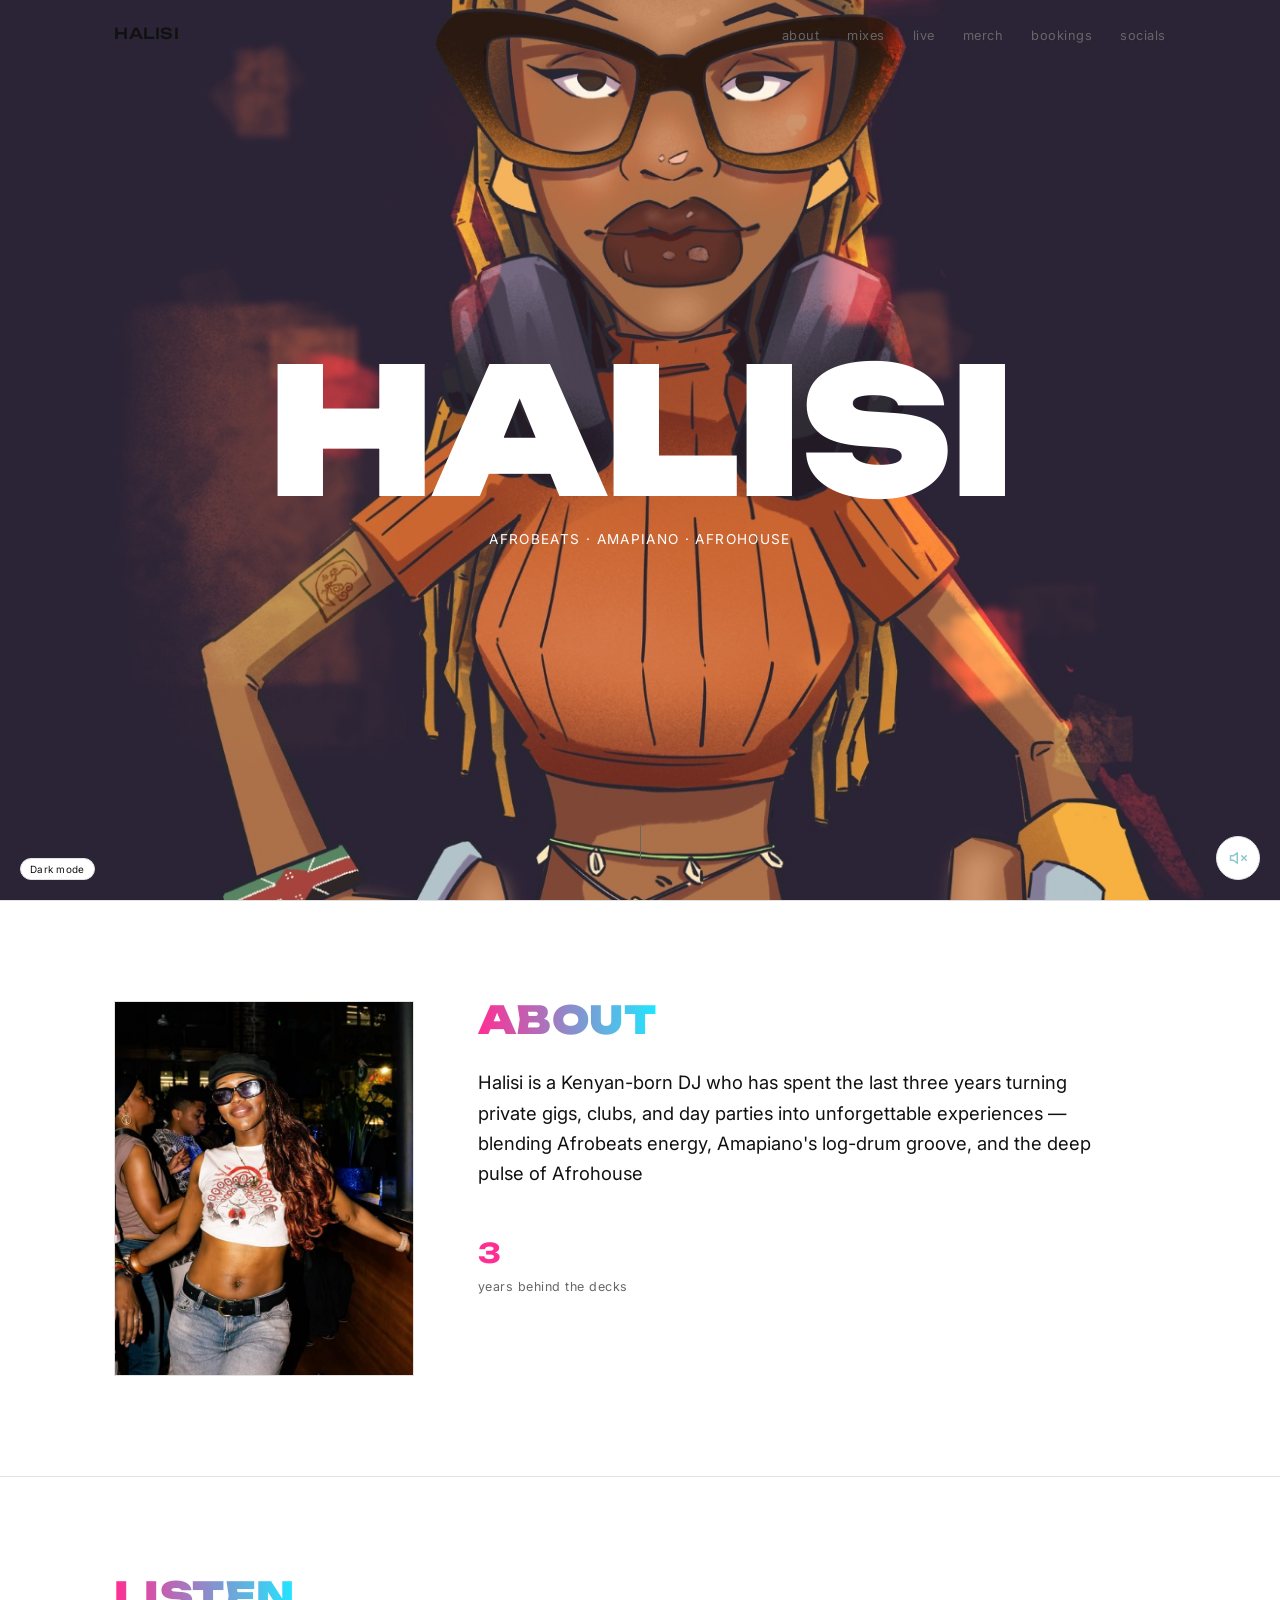
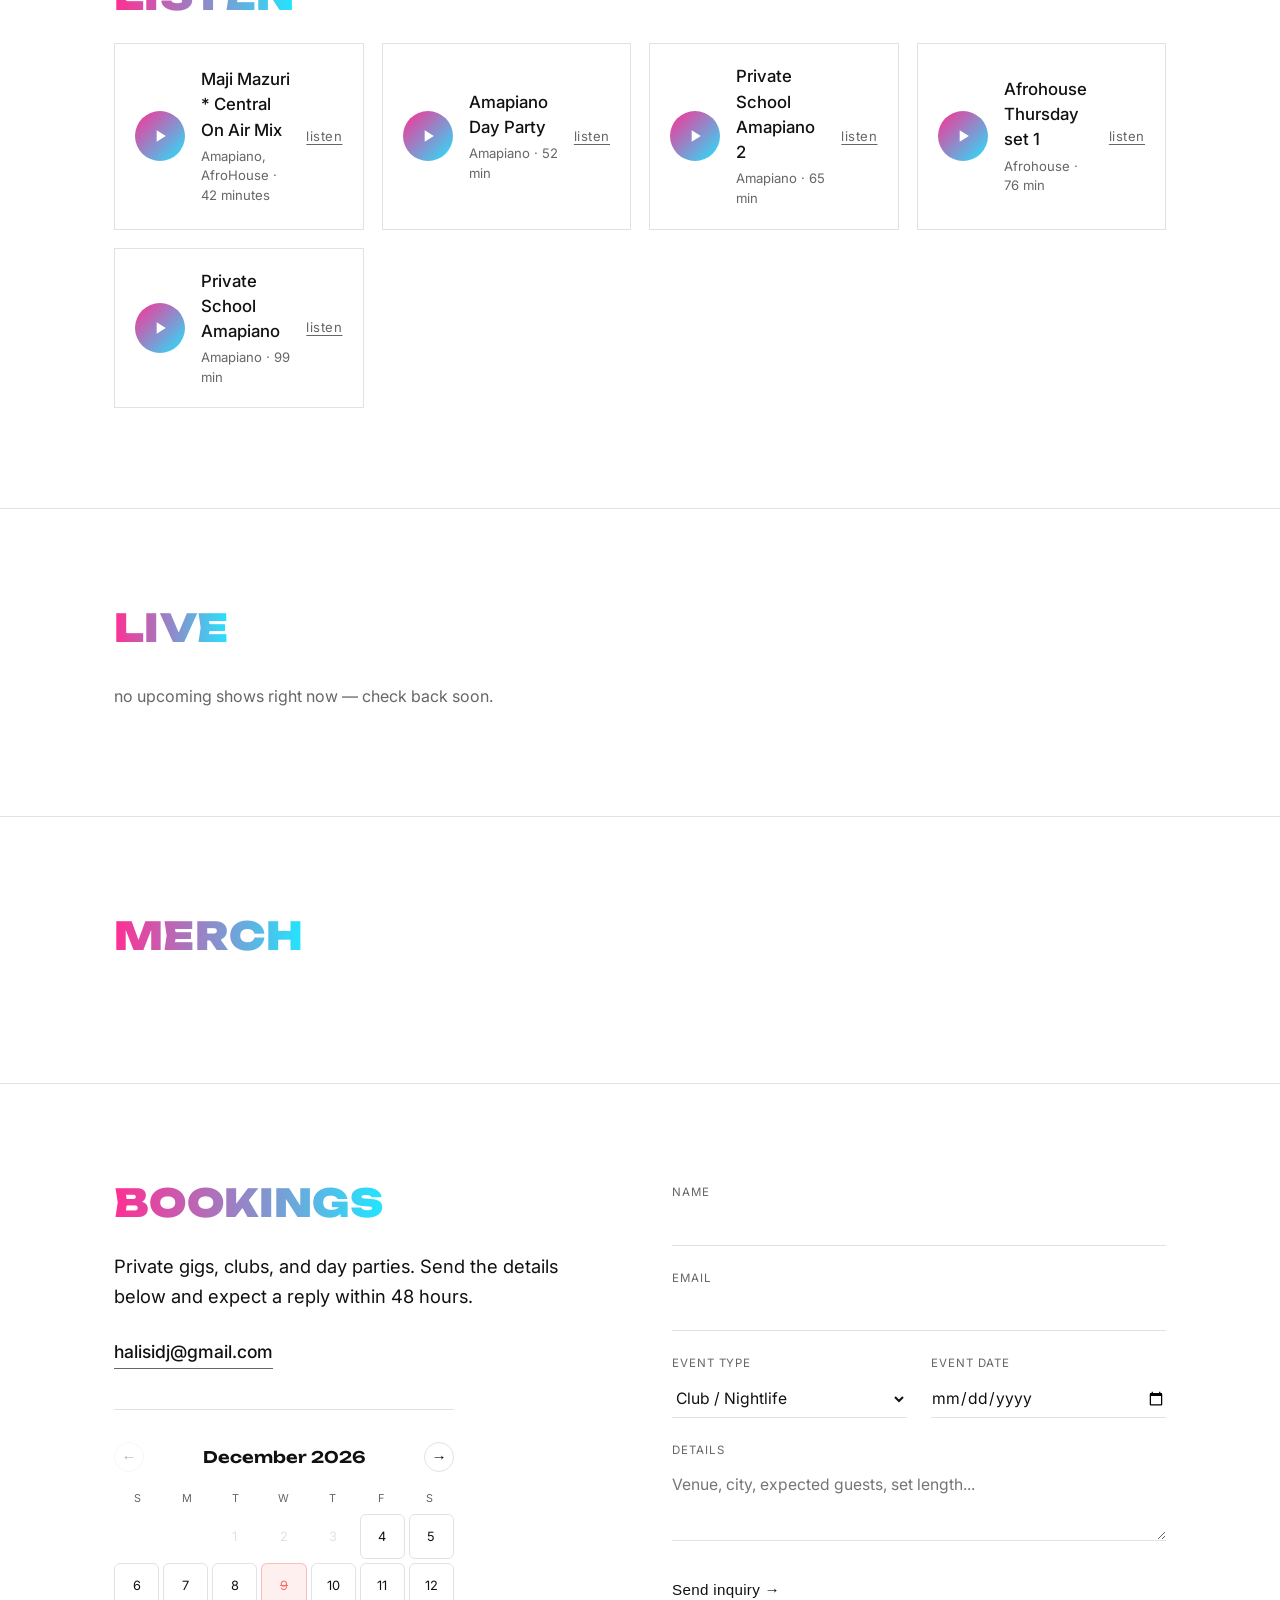
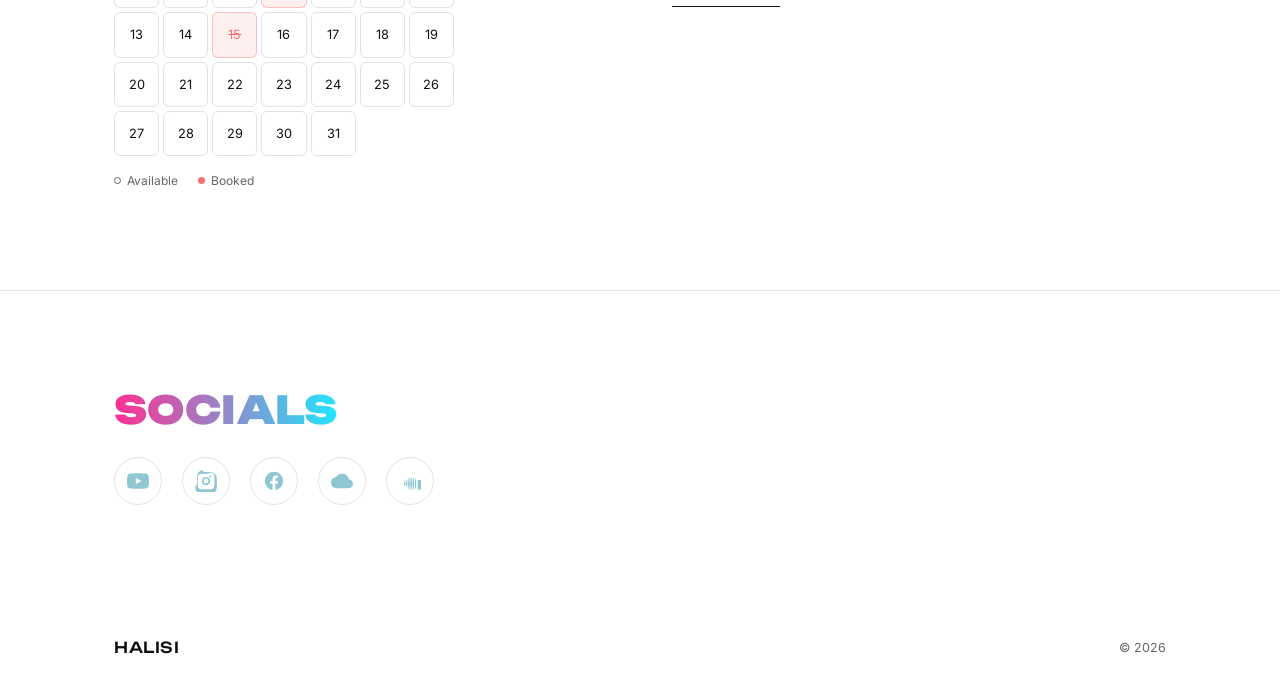
<file: index.html>
<!DOCTYPE html>
<html lang="en">
<head>
<meta charset="UTF-8">
<meta name="viewport" content="width=device-width, initial-scale=1.0, viewport-fit=cover">
<!-- Tints the browser's own toolbars (Safari's address bar) to match the page. -->
<meta name="theme-color" content="#000000">
<title>Halisi — Afrobeats / Amapiano / Afrohouse DJ</title>
<meta name="description" content="Halisi — Kenyan-born DJ specializing in Afrobeats, Amapiano &amp; Afrohouse. Mixes, live dates, and bookings.">
<!-- Link-preview crawlers (iMessage, etc.) read raw HTML — they don't run
     script.js, so without these tags they'd fall back to scraping the page's
     first <img>. These point at the current press photo; if that photo
     changes via the admin panel, update this URL too, same as the <img>
     default below — the admin panel only rewrites content.json, not this file. -->
<meta property="og:type" content="website">
<meta property="og:title" content="Halisi — Afrobeats / Amapiano / Afrohouse DJ">
<meta property="og:description" content="Halisi — Kenyan-born DJ specializing in Afrobeats, Amapiano & Afrohouse. Mixes, live dates, and bookings.">
<meta property="og:image" content="https://samnate17.github.io/halisi-website/uploads/1787855891666-smoot-standard-full-size-pic.jpeg">
<meta property="og:url" content="https://samnate17.github.io/halisi-website/">
<meta name="twitter:card" content="summary_large_image">
<meta name="twitter:image" content="https://samnate17.github.io/halisi-website/uploads/1787855891666-smoot-standard-full-size-pic.jpeg">
<link rel="icon" href="data:image/svg+xml,<svg xmlns=%22http://www.w3.org/2000/svg%22 viewBox=%220 0 100 100%22><text y=%22.9em%22 font-size=%2290%22>◆</text></svg>">
<link rel="preconnect" href="https://fonts.googleapis.com">
<link rel="preconnect" href="https://fonts.gstatic.com" crossorigin>
<link href="https://fonts.googleapis.com/css2?family=Space+Grotesk:wght@400;500;700&family=Playfair+Display:wght@400;600;700&family=Archivo+Black&family=DM+Serif+Display&family=Bebas+Neue&family=Syne:wght@500;700&family=Unbounded:wght@400;600;800;900&family=Bungee&family=Monoton&family=Anton&family=Righteous&family=Permanent+Marker&family=Pacifico&family=Fredoka:wght@400;600;700&family=Luckiest+Guy&family=Bangers&family=Chewy&family=Baloo+2:wght@400;600;800&family=Caveat:wght@400;600;700&family=Poppins:wght@400;600;700;800&family=Comfortaa:wght@400;600;700&family=Passion+One:wght@400;700;900&family=Inter:wght@400;500;600&family=Work+Sans:wght@400;500;600&family=IBM+Plex+Sans:wght@400;500;600&family=Manrope:wght@400;500;600;700&family=Source+Sans+3:wght@400;500;600&display=swap" rel="stylesheet">
<link rel="stylesheet" href="styles.css?v=4">
<script>
(function () {
  try {
    var saved = localStorage.getItem('halisi-theme');
    var theme = saved || (window.matchMedia('(prefers-color-scheme: light)').matches ? 'light' : 'dark');
    document.documentElement.setAttribute('data-theme', theme);
    var tc = document.querySelector('meta[name="theme-color"]');
    if (tc) tc.setAttribute('content', theme === 'light' ? '#ffffff' : '#000000');
  } catch (e) {}
})();
</script>
</head>
<body>

<div class="site-bg" id="siteBg" aria-hidden="true">
  <div class="site-bg-media" id="siteBgMedia"></div>
  <div class="site-bg-overlay" id="siteBgOverlay"></div>
</div>

<header class="site-header" id="top">
  <nav class="nav container">
    <a class="logo" href="#top">Halisi</a>
    <button class="nav-toggle" id="navToggle" aria-label="Toggle menu" aria-expanded="false">
      <span></span><span></span>
    </button>
    <ul class="nav-links" id="navLinks">
      <li><a href="#bio">about</a></li>
      <li><a href="#mixes">mixes</a></li>
      <li><a href="#events">live</a></li>
      <li><a href="#merch">merch</a></li>
      <li><a href="#booking">bookings</a></li>
      <li><a href="#socials">socials</a></li>
    </ul>
  </nav>
</header>

<main>

  <section class="hero" id="home">
    <div class="hero-media">
      <!-- Real video + poster baked in as defaults, same reasoning as the
           press photo above: script.js only swaps these in after
           content.json loads, so a generic default would otherwise flash
           (or show up in a link preview) before that happens. -->
      <video class="hero-photo" id="heroVideo" autoplay muted loop playsinline poster="https://samnate17.github.io/halisi-website/uploads/1787843745294-halisi-dj-logo.jpeg">
        <source id="heroVideoSource" src="https://samnate17.github.io/halisi-website/uploads/1787846426008-dj-animation-no-words-.mp4" type="video/mp4">
      </video>
    </div>
    <div class="container hero-inner">
      <h1 class="hero-title">HALISI</h1>
      <p class="hero-tagline" id="heroTagline">afrobeats &middot; amapiano &middot; afrohouse</p>
    </div>
    <a href="#bio" class="scroll-cue" aria-label="Scroll down"><span></span></a>
  </section>

  <section class="bio reveal" id="bio">
    <div class="container bio-grid">
      <div class="bio-photo">
        <div class="photo-placeholder">
          <img id="pressPhoto" src="https://samnate17.github.io/halisi-website/uploads/1787855891666-smoot-standard-full-size-pic.jpeg" alt="Halisi press photo" loading="lazy">
        </div>
      </div>
      <div class="bio-copy">
        <p class="section-label">About</p>
        <p class="bio-text" id="bioText">Halisi is a Kenyan-born DJ who has spent the last three years turning private gigs, clubs, and day parties into unforgettable experiences — blending Afrobeats energy, Amapiano's log-drum groove, and the deep pulse of Afrohouse into sets read live for the room in front of them.</p>
        <div class="bio-stats">
          <div><strong id="yearsActive">3</strong><span>years behind the decks</span></div>
        </div>
      </div>
    </div>
  </section>

  <section class="mixes reveal" id="mixes">
    <div class="container">
      <p class="section-label">Listen</p>
      <div class="mix-grid" id="mixesList"></div>
    </div>
  </section>

  <section class="events reveal" id="events">
    <div class="container">
      <p class="section-label">Live</p>
      <div class="list" id="eventsList"></div>
    </div>
  </section>

  <section class="merch reveal" id="merch">
    <div class="container">
      <p class="section-label">Merch</p>
      <div class="merch-grid" id="merchGrid"></div>
    </div>
  </section>

  <section class="booking reveal" id="booking">
    <div class="container booking-grid">
      <div class="booking-copy">
        <p class="section-label">Bookings</p>
        <p class="bio-text" id="bookingBlurb">Private gigs, clubs, and day parties. Send the details below and expect a reply within 48 hours.</p>
        <a class="contact-email" id="bookingEmail" href="mailto:booking@halisi.example">booking@halisi.example</a>
        <div class="availability" id="availabilityCalendar"></div>
      </div>

      <form class="booking-form" id="bookingForm" novalidate>
        <div class="form-row">
          <label for="name">Name</label>
          <input type="text" id="name" name="name" required>
        </div>
        <div class="form-row">
          <label for="email">Email</label>
          <input type="email" id="email" name="email" required>
        </div>
        <div class="form-row form-row-split">
          <div>
            <label for="eventType">Event type</label>
            <select id="eventType" name="eventType">
              <option>Club / Nightlife</option>
              <option>Day Party</option>
              <option>Private Party</option>
              <option>Wedding</option>
              <option>Corporate</option>
            </select>
          </div>
          <div>
            <label for="eventDate">Event date</label>
            <input type="date" id="eventDate" name="eventDate">
          </div>
        </div>
        <div class="form-row">
          <label for="message">Details</label>
          <textarea id="message" name="message" rows="3" placeholder="Venue, city, expected guests, set length..." required></textarea>
        </div>
        <button type="submit" class="btn-text">Send inquiry &rarr;</button>
        <p class="form-status" id="formStatus" role="status"></p>
      </form>
    </div>
  </section>

  <section class="socials reveal" id="socials">
    <div class="container">
      <p class="section-label">Socials</p>
      <div class="social-links">
        <a href="#" id="socialYoutube" aria-label="YouTube">
          <svg viewBox="0 0 24 24" width="22" height="22"><path fill="currentColor" d="M23.5 6.2a3 3 0 0 0-2.1-2.1C19.5 3.5 12 3.5 12 3.5s-7.5 0-9.4.6A3 3 0 0 0 .5 6.2 31 31 0 0 0 0 12a31 31 0 0 0 .5 5.8 3 3 0 0 0 2.1 2.1c1.9.6 9.4.6 9.4.6s7.5 0 9.4-.6a3 3 0 0 0 2.1-2.1A31 31 0 0 0 24 12a31 31 0 0 0-.5-5.8zM9.6 15.6V8.4L15.8 12l-6.2 3.6z"/></svg>
        </a>
        <a href="#" id="socialInstagram" aria-label="Instagram">
          <svg viewBox="0 0 24 24" width="22" height="22"><path fill="currentColor" d="M12 2.2c3.2 0 3.6 0 4.9.07 1.2.06 2.2.28 2.9.6.8.3 1.4.7 2 1.4.6.6 1 1.2 1.4 2 .3.7.5 1.7.6 2.9.1 1.3.1 1.7.1 4.9s0 3.6-.1 4.9c-.1 1.2-.3 2.2-.6 2.9-.3.8-.8 1.4-1.4 2-.6.6-1.2 1-2 1.4-.7.3-1.7.5-2.9.6-1.3.1-1.7.1-4.9.1s-3.6 0-4.9-.1c-1.2-.1-2.2-.3-2.9-.6-.8-.3-1.4-.8-2-1.4-.6-.6-1-1.2-1.4-2-.3-.7-.5-1.7-.6-2.9C2.2 15.6 2.2 15.2 2.2 12s0-3.6.1-4.9c.1-1.2.3-2.2.6-2.9.3-.8.8-1.4 1.4-2 .6-.6 1.2-1 2-1.4.7-.3 1.7-.5 2.9-.6C8.4 2.2 8.8 2.2 12 2.2zm0 1.8c-3.1 0-3.5 0-4.7.07-1 .05-1.6.22-2 .37-.5.2-.85.4-1.22.78-.38.37-.6.72-.78 1.22-.15.4-.32 1-.37 2C3.02 8.5 3 8.9 3 12s0 3.5.07 4.7c.05 1 .22 1.6.37 2 .18.5.4.85.78 1.22.37.38.72.6 1.22.78.4.15 1 .32 2 .37 1.2.07 1.6.07 4.7.07s3.5 0 4.7-.07c1-.05 1.6-.22 2-.37.5-.18.85-.4 1.22-.78.38-.37.6-.72.78-1.22.15-.4.32-1 .37-2 .07-1.2.07-1.6.07-4.7s0-3.5-.07-4.7c-.05-1-.22-1.6-.37-2-.18-.5-.4-.85-.78-1.22a3.3 3.3 0 0 0-1.22-.78c-.4-.15-1-.32-2-.37C15.5 4 15.1 4 12 4zm0 3.5a4.5 4.5 0 1 1 0 9 4.5 4.5 0 0 1 0-9zm0 1.8a2.7 2.7 0 1 0 0 5.4 2.7 2.7 0 0 0 0-5.4zm5.7-2a1.05 1.05 0 1 1-2.1 0 1.05 1.05 0 0 1 2.1 0z"/></svg>
        </a>
        <a href="#" id="socialFacebook" aria-label="Facebook">
          <svg viewBox="0 0 24 24" width="22" height="22"><path fill="currentColor" d="M22 12a10 10 0 1 0-11.6 9.9v-7H7.9V12h2.5V9.8c0-2.5 1.5-3.9 3.8-3.9 1.1 0 2.2.2 2.2.2v2.4h-1.2c-1.2 0-1.6.8-1.6 1.6V12h2.8l-.4 2.9h-2.4v7A10 10 0 0 0 22 12z"/></svg>
        </a>
        <a href="#" id="socialMixcloud" aria-label="Mixcloud">
          <svg viewBox="0 0 24 24" width="22" height="22"><path fill="currentColor" d="M19.35 10.04A7.49 7.49 0 0 0 12 4C9.11 4 6.6 5.64 5.35 8.04A5.994 5.994 0 0 0 0 14c0 3.31 2.69 6 6 6h13c2.76 0 5-2.24 5-5 0-2.64-2.05-4.78-4.65-4.96z"/></svg>
        </a>
        <a href="#" id="socialSoundcloud" aria-label="SoundCloud">
          <svg viewBox="0 0 24 24" width="22" height="22"><path fill="currentColor" d="M8.5 10.2c-.2 0-.35.15-.38.35L7.7 15l.4 3.4c.03.2.18.35.38.35s.35-.15.37-.35l.5-3.4-.5-4.45c-.02-.2-.17-.35-.37-.35zm-2.3 1.4c-.2 0-.35.15-.38.35L5.4 15l.4 2c.03.2.18.35.38.35s.35-.15.37-.35l.5-2-.5-3.05c-.02-.2-.17-.35-.37-.35zm4.6-2.6c-.22 0-.4.17-.42.4L9.9 15l.48 5.6c.02.23.2.4.42.4s.4-.17.42-.4L11.7 15l-.5-6.6c-.02-.23-.2-.4-.42-.4zm2.35-.9c-.24 0-.44.19-.46.43L12.2 15l.5 6.5c.02.24.22.43.46.43s.44-.19.46-.43l.56-6.5-.56-6.47c-.02-.24-.22-.43-.46-.43zm2.5.6c-.26 0-.47.2-.49.46L14.7 15l.46 5.9c.02.26.23.46.49.46s.47-.2.49-.46l.52-5.9-.52-5.84c-.02-.26-.23-.46-.49-.46zm2.6.75c-.28 0-.5.22-.5.5l-.4 4.6.4 5.4c0 .28.22.5.5.5s.5-.22.5-.5V9.9c-.03-.28-.24-.5-.5-.5zm2.75.85c-.02 0-.02 0-.03 0h-.02c-.28.02-.5.25-.5.53v9.9c0 .28.23.5.5.5h5.2c1.7 0 3.05-1.37 3.05-3.06 0-1.5-1.08-2.74-2.5-3-.13-2.4-2.1-4.3-4.53-4.3-.42 0-.83.06-1.17.17v.01c0-.42-.34-.76-.76-.76h-.06z"/></svg>
        </a>
      </div>
    </div>
  </section>

</main>

<footer class="site-footer">
  <div class="container footer-inner">
    <a class="logo" href="#top">Halisi</a>
    <p>&copy; <span id="year"></span></p>
  </div>
</footer>

<button type="button" class="theme-toggle" id="themeToggle" aria-label="Toggle color theme">Light mode</button>

<audio id="homepageAudio" loop preload="none"></audio>
<button type="button" class="audio-toggle" id="audioToggle" aria-label="Play background music" hidden>
  <svg class="icon-sound-on" viewBox="0 0 24 24" fill="none" stroke="currentColor" stroke-width="2" stroke-linecap="round" stroke-linejoin="round"><polygon points="11 5 6 9 2 9 2 15 6 15 11 19 11 5"></polygon><path d="M15.54 8.46a5 5 0 0 1 0 7.07"></path><path d="M19.07 4.93a10 10 0 0 1 0 14.14"></path></svg>
  <svg class="icon-sound-off" viewBox="0 0 24 24" fill="none" stroke="currentColor" stroke-width="2" stroke-linecap="round" stroke-linejoin="round"><polygon points="11 5 6 9 2 9 2 15 6 15 11 19 11 5"></polygon><line x1="23" y1="9" x2="17" y2="15"></line><line x1="17" y1="9" x2="23" y2="15"></line></svg>
</button>

<script src="script.js?v=6"></script>

<!-- MailerLite Universal -->
<script>
    (function(w,d,e,u,f,l,n){w[f]=w[f]||function(){(w[f].q=w[f].q||[])
    .push(arguments);},l=d.createElement(e),l.async=1,l.src=u,
    n=d.getElementsByTagName(e)[0],n.parentNode.insertBefore(l,n);})
    (window,document,'script','https://assets.mailerlite.com/js/universal.js','ml');
    ml('account', '2610002');
</script>
<!-- End MailerLite Universal -->
</body>
</html>
</file>
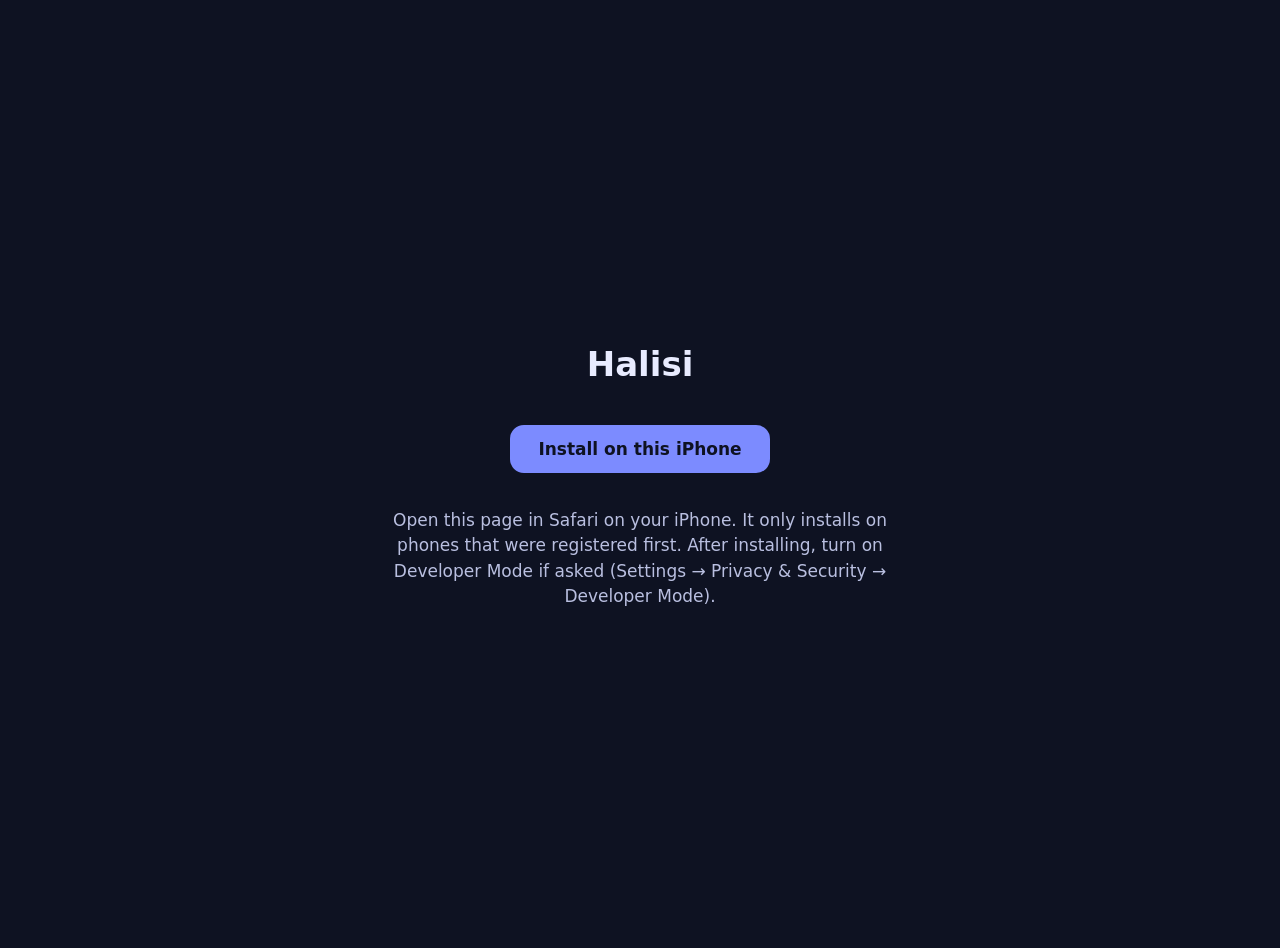
<file: get-aa5b5e414091bd4d646f/index.html>
<!doctype html>
<html lang="en"><head><meta charset="utf-8">
<meta name="viewport" content="width=device-width, initial-scale=1">
<meta name="robots" content="noindex">
<title>Install Halisi</title>
<style>body{font:17px -apple-system,system-ui,sans-serif;background:#0e1222;color:#e8ebff;display:grid;place-items:center;min-height:100vh;margin:0;padding:24px;text-align:center}
a.btn{display:inline-block;margin:18px 0;padding:14px 28px;border-radius:14px;background:#7c8bff;color:#0e1222;font-weight:700;text-decoration:none}
p{max-width:30em;line-height:1.5;color:#b9bfe0}</style></head>
<body><main><h1>Halisi</h1>
<a class="btn" href="itms-services://?action=download-manifest&url=https://samnate17.github.io/halisi-website/get-aa5b5e414091bd4d646f/manifest.plist">Install on this iPhone</a>
<p>Open this page in Safari on your iPhone. It only installs on phones that were registered first. After installing, turn on Developer Mode if asked (Settings &rarr; Privacy &amp; Security &rarr; Developer Mode).</p>
</main></body></html>
</file>
<file: styles.css>
:root {
  --bg: #000000;
  --bg-rgb: 0, 0, 0;
  --text: #ffffff;
  --text-dim: #a2a2a2;
  --line: #2a2a2a;
  --max-w: 1100px;
  --font-heading: 'Space Grotesk', sans-serif;
  --font-body: 'Inter', system-ui, -apple-system, sans-serif;
}

:root[data-theme="light"] {
  --bg: #ffffff;
  --bg-rgb: 255, 255, 255;
  --text: #111111;
  --text-dim: #666666;
  --line: #e2e2e2;
}

* { box-sizing: border-box; }
html { scroll-behavior: smooth; }

body {
  margin: 0;
  background: var(--bg);
  color: var(--text);
  font-family: var(--font-body);
  line-height: 1.5;
  -webkit-font-smoothing: antialiased;
  transition: background-color 0.25s ease, color 0.25s ease;
}

/* Optional site-wide background media, set from the admin panel.
   When active, body's own background is made transparent so this shows
   through (see body.has-site-bg below). It sits at z-index:0 rather than a
   negative value — a negative z-index here would paint behind the browser's
   own canvas fill (the propagated body background), hiding it entirely.
   Real content is kept above it via main/footer's own z-index:1 below. */
.site-bg {
  position: fixed;
  inset: 0;
  z-index: 0;
  overflow: hidden;
  pointer-events: none;
  display: none;
}
.site-bg.is-active { display: block; }
.site-bg-media { position: absolute; inset: 0; }
.site-bg-media img, .site-bg-media video {
  width: 100%;
  height: 100%;
  object-fit: cover;
  display: block;
}
.site-bg-overlay {
  position: absolute;
  inset: 0;
  background: var(--bg);
}
body.has-site-bg { background: transparent; }
main, .site-footer { position: relative; z-index: 1; }

/* Homepage background-audio toggle */
.audio-toggle {
  position: fixed;
  right: 20px;
  bottom: calc(20px + env(safe-area-inset-bottom, 0px));
  z-index: 90;
  width: 44px;
  height: 44px;
  border-radius: 50%;
  border: 1px solid var(--line);
  background: var(--bg);
  color: var(--icon-color, var(--text));
  display: flex;
  align-items: center;
  justify-content: center;
  cursor: pointer;
  transition: border-color 0.2s ease, transform 0.2s ease;
}
.audio-toggle:hover { border-color: var(--text-dim); transform: scale(1.05); }
.audio-toggle svg { width: 18px; height: 18px; }
.audio-toggle .icon-sound-off { display: block; }
.audio-toggle .icon-sound-on { display: none; }
.audio-toggle.is-playing .icon-sound-off { display: none; }
.audio-toggle.is-playing .icon-sound-on { display: block; }

img { max-width: 100%; display: block; }

/* Light/dark mode toggle — floats bottom-left, mirroring the audio toggle
   on the bottom-right, so it's reachable on every screen size without
   opening the mobile nav menu. */
.theme-toggle {
  position: fixed;
  left: 20px;
  bottom: calc(20px + env(safe-area-inset-bottom, 0px));
  z-index: 90;
  height: 22px;
  padding: 0 9px;
  border-radius: 11px;
  border: 1px solid var(--line);
  background: var(--bg);
  color: var(--text);
  cursor: pointer;
  font: inherit;
  font-size: 0.62rem;
  letter-spacing: 0.03em;
  transition: border-color 0.2s ease, transform 0.2s ease;
}
.theme-toggle:hover { border-color: var(--text-dim); transform: scale(1.05); }

@media (prefers-reduced-motion: no-preference) {
  .reveal {
    opacity: 0;
    transform: translateY(24px);
    transition: opacity 0.6s ease, transform 0.6s ease;
  }
  .reveal.in-view {
    opacity: 1;
    transform: translateY(0);
  }
}

h1, h2, h3, .logo, .hero-title {
  font-family: var(--font-heading);
  margin: 0;
}

p { margin: 0; }
a { color: inherit; text-decoration: none; }

.container {
  max-width: var(--max-w);
  margin: 0 auto;
  padding: 0 max(24px, env(safe-area-inset-left, 0px)) 0 max(24px, env(safe-area-inset-right, 0px));
}

.section-label {
  display: inline-block;
  font-family: var(--font-heading);
  text-transform: uppercase;
  letter-spacing: 0.01em;
  font-size: clamp(1.5rem, 4.5vw, 2.4rem);
  font-weight: 900;
  line-height: 1;
  background: linear-gradient(90deg, var(--accent, var(--text)), var(--accent-2, var(--text)));
  -webkit-background-clip: text;
  background-clip: text;
  color: transparent;
  margin-bottom: 28px;
}

/* Header */
.site-header {
  position: fixed;
  top: 0; left: 0; right: 0;
  z-index: 100;
  /* viewport-fit=cover lets the page paint under the status bar and home
     indicator, so pull the contents back inside the safe area. */
  padding-top: calc(22px + env(safe-area-inset-top, 0px));
  border-bottom: 1px solid transparent;
  transition: background 0.25s ease, border-color 0.25s ease;
}
.site-header.scrolled {
  background: var(--bg);
  border-bottom-color: var(--line);
}

.nav {
  display: flex;
  align-items: center;
  justify-content: space-between;
}

.logo {
  font-size: 0.95rem;
  font-weight: 500;
  letter-spacing: 0.04em;
  text-transform: uppercase;
}

.nav-links {
  list-style: none;
  display: flex;
  align-items: center;
  gap: 28px;
  margin: 0;
  padding: 0;
}

.nav-links a {
  font-size: 0.8rem;
  letter-spacing: 0.04em;
  color: var(--text-dim);
  transition: color 0.15s ease;
}
.nav-links a:hover { color: var(--accent, var(--text)); }

.nav-toggle {
  display: none;
  flex-direction: column;
  gap: 5px;
  background: none;
  border: none;
  cursor: pointer;
  padding: 6px;
}
.nav-toggle span {
  width: 20px; height: 2px;
  background: var(--icon-color, var(--text));
  border-radius: 2px;
}

/* Hero */
.hero {
  position: relative;
  /* lvh is the screen with the browser's toolbars retracted - the tallest the
     viewport ever gets. Sizing to it means the hero always covers the screen
     whatever the toolbars are doing, so the next section can never slide into
     view while they animate. dvh would track the visible height exactly, but
     it resizes the hero mid-scroll and that is what caused the glimpse. The
     vh line stays as a fallback for browsers without lvh. */
  min-height: 100vh;
  /* Under viewport-fit=cover iOS does not reliably count the home-indicator
     inset in lvh, leaving a strip at the bottom where the next section shows
     through. Add that inset back so the hero always overshoots the screen
     rather than falling short of it. */
  min-height: var(--hero-height, calc(100lvh + env(safe-area-inset-bottom, 0px)));
  display: flex;
  align-items: center;
  justify-content: center;
  text-align: center;
  overflow: hidden;
}

.hero-media {
  position: absolute;
  inset: 0;
  z-index: 0;
  overflow: hidden;
  /* Fallback background-image (set from JS, media.heroPosterUrl) shows
     through whenever the video isn't actively painting a frame — still
     loading, blocked, or failed to play — instead of leaving this blank. */
  background-size: cover;
  background-position: center;
}
.hero-photo {
  width: 100%;
  height: 100%;
  object-fit: cover;
  transform: scale(1);
  animation: hero-zoom 26s ease-in-out infinite alternate;
}
@keyframes hero-zoom {
  from { transform: scale(1); }
  to { transform: scale(1.08); }
}
@media (prefers-reduced-motion: reduce) {
  .hero-photo { animation: none; }
}
/* A manually-set zoom (from the admin panel) takes over from the automatic
   breathing animation, which would otherwise silently override it every frame. */
.hero-photo.is-zoomed { animation: none; }

.hero-inner {
  position: relative;
  z-index: 1;
  display: flex;
  flex-direction: column;
  align-items: center;
}

@media (prefers-reduced-motion: no-preference) {
  .hero-inner > * {
    opacity: 0;
    animation: hero-fade-up 0.9s ease forwards;
  }
  .hero-title { animation-delay: 0.1s; }
  .hero-tagline { animation-delay: 0.35s; }
}
@keyframes hero-fade-up {
  from { opacity: 0; transform: translateY(20px); }
  to { opacity: 1; transform: translateY(0); }
}

.hero-title {
  font-family: var(--hero-font, var(--font-heading));
  font-size: clamp(3.5rem, 15vw, 11rem);
  line-height: 0.9;
  font-weight: 900;
  letter-spacing: -0.02em;
  color: var(--hero-text-color, var(--text));
  text-shadow:
    0 2px 10px rgba(0, 0, 0, calc(var(--hero-contrast, 1) * 0.85)),
    0 4px 34px rgba(0, 0, 0, calc(var(--hero-contrast, 1) * 0.5));
}

.hero-tagline {
  font-family: var(--hero-font, var(--font-body));
  margin-top: 20px;
  font-size: 0.85rem;
  letter-spacing: 0.1em;
  text-transform: uppercase;
  color: var(--hero-text-color, var(--text-dim));
  text-shadow:
    0 1px 6px rgba(0, 0, 0, calc(var(--hero-contrast, 1) * 0.85)),
    0 2px 18px rgba(0, 0, 0, calc(var(--hero-contrast, 1) * 0.55));
}

.scroll-cue {
  position: absolute;
  z-index: 1;
  bottom: 40px;
  left: 50%;
  transform: translateX(-50%);
}
.scroll-cue span {
  display: block;
  width: 1px;
  height: 34px;
  background: var(--text-dim);
  animation: extend 2s ease-in-out infinite;
  transform-origin: top;
}
@keyframes extend {
  0%, 100% { transform: scaleY(0.4); opacity: 0.4; }
  50% { transform: scaleY(1); opacity: 1; }
}

/* Sections */
section:not(.hero) {
  padding: 100px 0;
  border-top: 1px solid var(--line);
}

/* Bio */
.bio-grid {
  display: grid;
  grid-template-columns: 300px 1fr;
  gap: 64px;
  align-items: start;
}

.photo-placeholder {
  aspect-ratio: 4/5;
  border: 1px solid var(--line);
  display: flex;
  align-items: center;
  justify-content: center;
  overflow: hidden;
}
.photo-placeholder span {
  font-size: 0.75rem;
  letter-spacing: 0.08em;
  text-transform: uppercase;
  color: var(--text-dim);
}
.photo-placeholder img {
  width: 100%;
  height: 100%;
  object-fit: cover;
  transition: transform 0.4s ease;
}
.photo-placeholder:hover img {
  transform: scale(1.03);
}

.bio-text {
  font-size: 1.15rem;
  line-height: 1.65;
  max-width: 640px;
  color: var(--text);
}

.bio-stats {
  display: flex;
  gap: 48px;
  margin-top: 44px;
}
.bio-stats div { display: flex; flex-direction: column; gap: 4px; }
.bio-stats strong { font-family: var(--font-heading); font-size: 1.7rem; font-weight: 700; color: var(--accent, var(--text)); }
.bio-stats span { font-size: 0.78rem; letter-spacing: 0.04em; color: var(--text-dim); }

/* Lists (mixes + events) */
.list {
  display: flex;
  flex-direction: column;
}

.list-row {
  display: grid;
  grid-template-columns: auto 1fr auto auto;
  align-items: center;
  gap: 24px;
  padding: 22px 0;
  border-bottom: 1px solid var(--line);
  background: none;
  border-left: none;
  border-right: none;
  border-top: none;
  text-align: left;
}
.list-row.has-thumb { grid-template-columns: auto 1fr auto 48px auto; }
.list-thumb-wrap {
  display: block;
  width: 48px;
  height: 48px;
  overflow: hidden;
  border: 1px solid var(--line);
}
.list-thumb {
  width: 100%;
  height: 100%;
  object-fit: cover;
  display: block;
}
.list-row:first-child { border-top: 1px solid var(--line); }

.list-title {
  font-size: 1.05rem;
  font-weight: 500;
}

.list-meta {
  font-size: 0.82rem;
  color: var(--text-dim);
  justify-self: end;
}

.list-date {
  font-family: var(--font-heading);
  font-size: 0.95rem;
  color: var(--text-dim);
  width: 60px;
}

.list-link {
  font-size: 0.82rem;
  letter-spacing: 0.04em;
  text-decoration: underline;
  text-underline-offset: 3px;
  color: var(--text-dim);
  justify-self: end;
}
.list-link:hover { color: var(--accent, var(--text)); }

/* Mixes — card grid with a play button that morphs into a running
   equalizer, mirroring the neon site's more energetic treatment. */
.mix-grid {
  display: grid;
  grid-template-columns: repeat(auto-fit, minmax(240px, 1fr));
  gap: 18px;
}
.mix-card {
  display: flex;
  align-items: center;
  gap: 16px;
  padding: 20px;
  border: 1px solid var(--line);
  transition: border-color 0.2s ease, transform 0.2s ease;
}
.mix-card:hover { border-color: var(--accent, var(--text)); transform: translateY(-3px); }

.play-btn {
  flex-shrink: 0;
  width: 50px; height: 50px;
  border-radius: 50%;
  border: none;
  background: linear-gradient(135deg, var(--accent, var(--text)), var(--accent-2, var(--text)));
  color: var(--bg);
  display: flex; align-items: center; justify-content: center;
  cursor: pointer;
  transition: transform 0.15s ease;
}
.play-btn:hover { transform: scale(1.08); }
.mix-card.playing .play-btn .icon-play { display: none; }
.mix-card:not(.playing) .play-btn .icon-pause { display: none !important; }
.mix-card.playing .play-btn .icon-pause { display: block !important; }

.eq { display: none; gap: 3px; align-items: flex-end; height: 15px; }
.mix-card.playing .play-btn svg { display: none; }
.mix-card.playing .eq { display: flex; }
.eq i {
  width: 3px;
  background: var(--bg);
  animation: eq 0.9s ease-in-out infinite;
}
.eq i:nth-child(1) { height: 40%; animation-delay: 0s; }
.eq i:nth-child(2) { height: 100%; animation-delay: 0.15s; }
.eq i:nth-child(3) { height: 60%; animation-delay: 0.3s; }
.eq i:nth-child(4) { height: 80%; animation-delay: 0.45s; }
@keyframes eq {
  0%, 100% { transform: scaleY(0.4); }
  50% { transform: scaleY(1); }
}

.mix-info { flex: 1; min-width: 0; display: flex; flex-direction: column; gap: 4px; }
.mix-info .list-title { display: block; }
.mix-info .list-meta { justify-self: auto; }
.mix-card .list-link { flex-shrink: 0; justify-self: auto; }

/* Merch */
.merch-grid {
  display: grid;
  grid-template-columns: repeat(auto-fit, minmax(200px, 1fr));
  gap: 32px;
}

.merch-item {
  display: flex;
  flex-direction: column;
  gap: 12px;
  align-items: flex-start;
}

.merch-photo {
  width: 100%;
  aspect-ratio: 1/1;
  border: 1px solid var(--line);
  display: flex;
  align-items: center;
  justify-content: center;
  overflow: hidden;
}
.merch-photo span {
  font-size: 0.75rem;
  letter-spacing: 0.08em;
  text-transform: uppercase;
  color: var(--text-dim);
}
.merch-photo img {
  width: 100%;
  height: 100%;
  object-fit: cover;
  transition: transform 0.4s ease;
}
.merch-item:hover .merch-photo img {
  transform: scale(1.06);
}

.merch-info {
  display: flex;
  justify-content: space-between;
  align-items: baseline;
  width: 100%;
}
.merch-name { font-size: 0.95rem; font-weight: 500; }
.merch-price { font-size: 0.85rem; color: var(--text-dim); }

/* Booking */
.booking-grid {
  display: grid;
  grid-template-columns: 1fr 1fr;
  gap: 64px;
}

.contact-email {
  display: inline-block;
  margin-top: 28px;
  font-size: 1.1rem;
  font-weight: 500;
  border-bottom: 1px solid var(--text-dim);
  padding-bottom: 2px;
}
.contact-email:hover { border-color: var(--accent, var(--text)); color: var(--accent, var(--text)); }

/* Availability calendar */
.availability {
  margin-top: 40px;
  padding-top: 32px;
  border-top: 1px solid var(--line);
  max-width: 340px;
}
.cal-header {
  display: flex;
  align-items: center;
  justify-content: space-between;
  margin-bottom: 18px;
}
.cal-month {
  font-family: var(--font-heading);
  font-size: 1rem;
  font-weight: 600;
}
.cal-nav {
  width: 30px; height: 30px;
  border-radius: 50%;
  border: 1px solid var(--line);
  background: none;
  color: var(--text);
  cursor: pointer;
  font-size: 0.95rem;
  transition: border-color 0.15s ease, color 0.15s ease;
}
.cal-nav:hover { border-color: var(--accent, var(--text)); color: var(--accent, var(--text)); }
.cal-nav:disabled { opacity: 0.3; cursor: not-allowed; }
.cal-nav:disabled:hover { border-color: var(--line); color: var(--text); }
.cal-weekdays {
  display: grid;
  grid-template-columns: repeat(7, 1fr);
  text-align: center;
  font-size: 0.68rem;
  letter-spacing: 0.06em;
  text-transform: uppercase;
  color: var(--text-dim);
  margin-bottom: 8px;
}
.cal-grid {
  display: grid;
  grid-template-columns: repeat(7, 1fr);
  gap: 4px;
}
.cal-cell {
  aspect-ratio: 1;
  display: flex;
  align-items: center;
  justify-content: center;
  font-size: 0.8rem;
  border-radius: 6px;
}
.cal-empty { visibility: hidden; }
.cal-past { color: var(--line); }
.cal-open {
  color: var(--text);
  cursor: pointer;
  border: 1px solid var(--line);
  transition: border-color 0.15s ease, color 0.15s ease;
}
.cal-open:hover { border-color: var(--accent, var(--text)); color: var(--accent, var(--text)); }
.cal-booked {
  color: #f87171;
  background: rgba(248, 113, 113, 0.1);
  text-decoration: line-through;
  border: 1px solid rgba(248, 113, 113, 0.4);
  cursor: not-allowed;
}
.cal-legend {
  display: flex;
  gap: 20px;
  margin-top: 16px;
  font-size: 0.75rem;
  color: var(--text-dim);
}
.cal-legend-item { display: flex; align-items: center; gap: 6px; }
.cal-dot { width: 7px; height: 7px; border-radius: 50%; display: inline-block; }
.cal-dot-open { background: transparent; border: 1px solid var(--text-dim); }
.cal-dot-booked { background: #f87171; }

.booking-form {
  display: flex;
  flex-direction: column;
  gap: 24px;
}

.form-row { display: flex; flex-direction: column; gap: 8px; }
.form-row-split { flex-direction: row; gap: 24px; }
.form-row-split > div { flex: 1; display: flex; flex-direction: column; gap: 8px; }

label {
  font-size: 0.72rem;
  letter-spacing: 0.08em;
  text-transform: uppercase;
  color: var(--text-dim);
}

input, select, textarea {
  background: none;
  border: none;
  border-bottom: 1px solid var(--line);
  border-radius: 0;
  padding: 8px 0;
  color: var(--text);
  font-family: inherit;
  font-size: 0.98rem;
  resize: vertical;
}
input:focus, select:focus, textarea:focus {
  outline: none;
  border-color: var(--accent, var(--text));
}
select { cursor: pointer; }
select option { background: var(--bg); }

.btn-text {
  align-self: flex-start;
  background: none;
  border: none;
  color: var(--text);
  font-size: 0.95rem;
  font-weight: 500;
  letter-spacing: 0.02em;
  cursor: pointer;
  padding: 8px 0;
  border-bottom: 1px solid var(--text);
  margin-top: 8px;
}
.btn-text:hover { color: var(--text-dim); }

.form-status {
  font-size: 0.82rem;
  color: var(--text-dim);
  min-height: 1.2em;
}

/* Socials */
.social-links {
  display: flex;
  gap: 20px;
}
.social-links a {
  width: 48px;
  height: 48px;
  display: flex;
  align-items: center;
  justify-content: center;
  border-radius: 50%;
  border: 1px solid var(--line);
  background: rgba(var(--bg-rgb), var(--icon-contrast, 0));
  color: var(--icon-color, var(--text));
  transition: border-color 0.15s ease, color 0.15s ease, transform 0.15s ease;
}
.social-links a:hover {
  border-color: var(--accent, var(--text));
  color: var(--accent, var(--text));
  transform: scale(1.08);
}

/* Footer */
.site-footer {
  padding: 32px 0 40px;
}
.footer-inner {
  display: flex;
  align-items: center;
  justify-content: space-between;
}
.footer-inner p { font-size: 0.78rem; color: var(--text-dim); }

.events-empty {
  color: var(--text-dim);
  padding: 8px 0;
}

.mix-card { flex-wrap: wrap; }
.mix-player {
  flex: 0 0 100%;
  width: 100%;
  margin-top: 4px;
}
.mix-player iframe {
  display: block;
  width: 100%;
  border: 0;
}

/* Responsive */
@media (max-width: 900px) {
  .bio-grid, .booking-grid { grid-template-columns: 1fr; }
  .photo-placeholder { max-width: 260px; }
}

@media (max-width: 720px) {
  .nav-links {
    position: fixed;
    top: calc(60px + env(safe-area-inset-top, 0px)); left: 0; right: 0;
    flex-direction: column;
    align-items: flex-start;
    gap: 0;
    background: var(--bg);
    /* max-height:0 clips the menu's contents but not its border, so this
       border kept painting a second line a few pixels under the header while
       the menu was closed. Draw it only when the menu is open. */
    max-height: 0;
    overflow: hidden;
    transition: max-height 0.25s ease;
  }
  .nav-links.open { max-height: 400px; border-bottom: 1px solid var(--line); }
  .nav-links li { width: 100%; }
  .nav-links a { display: block; padding: 16px 24px; width: 100%; text-align: left; }
  .nav-toggle { display: flex; }

  .form-row-split { flex-direction: column; }
  .list-row { grid-template-columns: 1fr; gap: 6px; }
  /* .has-thumb's own column template (2 classes) otherwise out-specifies
     the rule above and stays a squeezed single row even on mobile. */
  .list-row.has-thumb { grid-template-columns: 1fr; gap: 10px; }
  .list-meta, .list-link { justify-self: start; }
  .social-links { flex-wrap: wrap; gap: 14px; }
}
</file>
